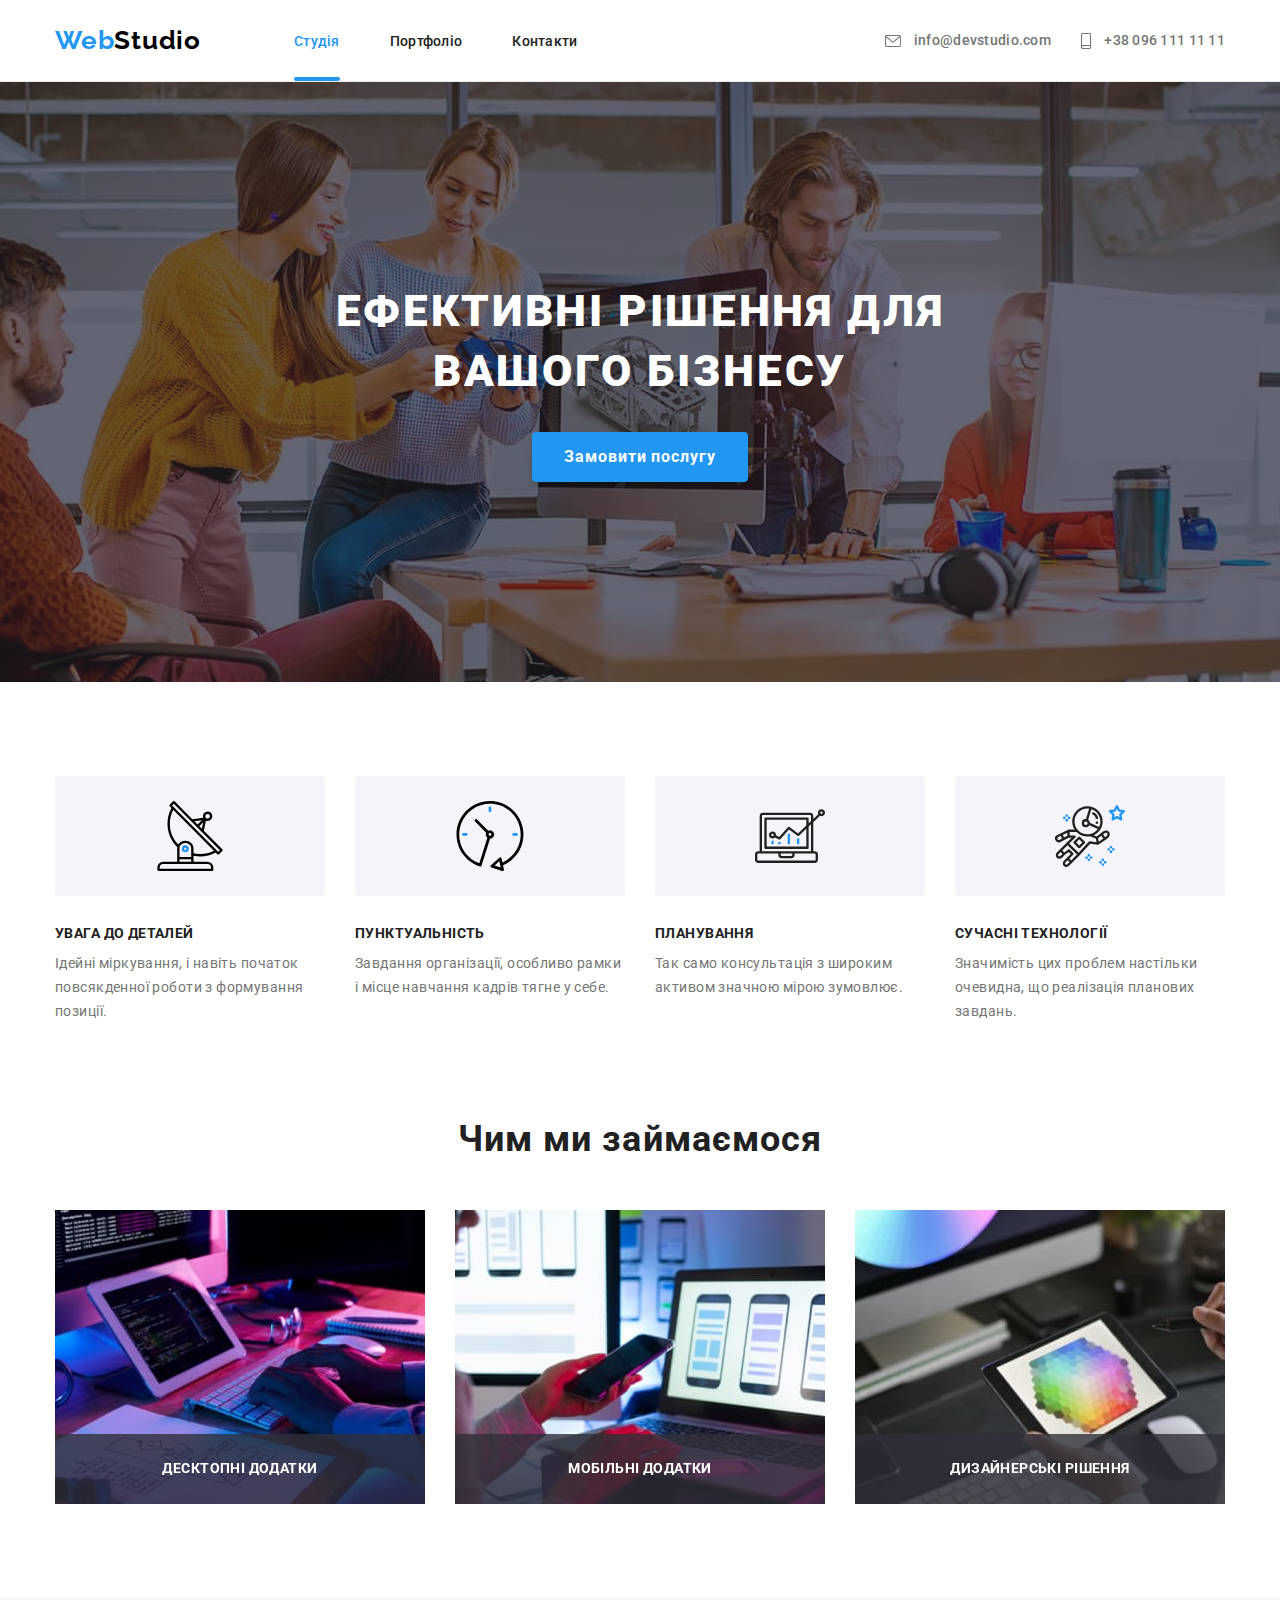
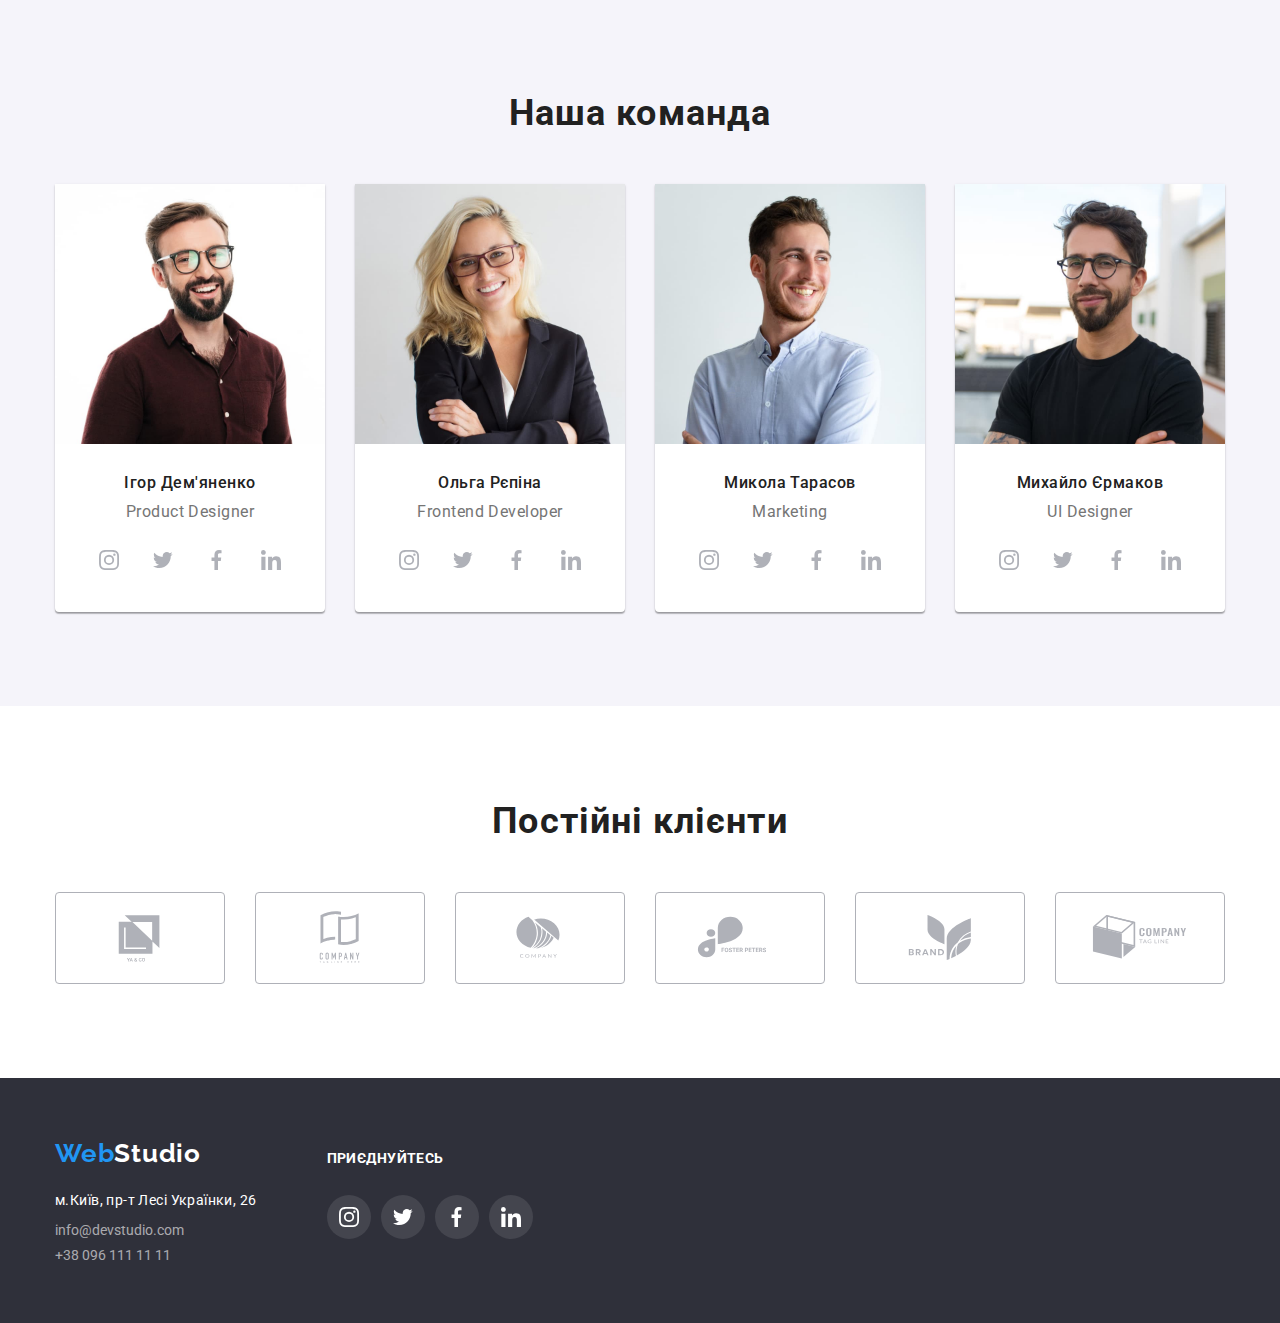
<file: index.html>
<!DOCTYPE html>
<html lang="uk">
  <head>
    <meta charset="UTF-8" />
    <meta http-equiv="X-UA-Compatible" content="IE=edge" />
    <meta name="viewport" content="width=Hello, initial-scale=1.0" />
    <title>Web Studio (Version 2.1)</title>
    <link rel="preconnect" href="https://fonts.googleapis.com" />
    <link rel="preconnect" href="https://fonts.gstatic.com" crossorigin />
    <link href="https://fonts.googleapis.com/css2?family=Raleway:wght@700&family=Roboto:wght@400;500;700;900&display=swap" rel="stylesheet" />
    <link rel="stylesheet" href="https://cdnjs.cloudflare.com/ajax/libs/modern-normalize/1.0.0/modern-normalize.min.css" />
    <link rel="stylesheet" href="./css/styles.css" />
  </head>
  <body>
    <header class="page-header">
      <nav class="container main-nav">
        <a class="logo" href="./index.html" lang="en" title="Web Studio"><span>Web</span>Studio</a>
        <ul class="site-nav list">
          <li class="item">
            <a class="link current" href="./index.html">Студія</a>
          </li>
          <li class="item">
            <a class="link" href="./portfolio.html">Портфоліо</a>
          </li>
          <li class="item"><a class="link" href="">Контакти</a></li>
        </ul>

        <ul class="contacts list">
          <li class="contacts-item">
            <a class="contacts link" href="mailto:info@devstudio.com">
              <svg class="contacts icon" width="16" height="12">
                <use href="./images/sprite.svg#icon-envelope"></use>
              </svg>
              info@devstudio.com
            </a>
          </li>
          <li class="contacts-item">
            <a class="contacts link" href="tel:+380961111111">
              <svg class="contacts icon" width="10" height="16">
                <use href="./images/sprite.svg#icon-smartphone"></use>
              </svg>
              +38 096 111 11 11
            </a>
          </li>
        </ul>
      </nav>
    </header>
    <main>
      <!-- hero section -->
      <section class="hero centered">
        <div class="container">
          <h1 class="hero-title">Ефективні рішення для вашого бізнесу</h1>
          <button class="hero-button" type="button" data-modal-open>Замовити послугу</button>
        </div>
        <div class="backdrop is-hidden" data-modal>
          <div class="modal">
            <button data-modal-close>&#215</button>
          </div>
        </div>
      </section>
      <!-- benefits section -->
      <section class="section">
        <div class="container">
          <h2 class="benefits-title visually-hidden">Головні переваги</h2>
          <ul class="benefits list">
            <li class="item icon-details">
              <div class="icons">
                <svg width="70" height="70">
                  <use href="./images/sprite.svg#icon-details"></use>
                </svg>
              </div>
              <h3 class="title">Увага до деталей</h3>
              <p class="text">Ідейні міркування, і навіть початок повсякденної роботи з формування позиції.</p>
            </li>
            <li class="item icon-punctuality">
              <div class="icons">
                <svg width="70" height="70">
                  <use class="icon" href="./images/sprite.svg#icon-punctuality"></use>
                </svg>
              </div>
              <h3 class="title">Пунктуальність</h3>
              <p class="text">Завдання організації, особливо рамки і місце навчання кадрів тягне у себе.</p>
            </li>
            <li class="item icon-planning">
              <div class="icons">
                <svg width="70" height="70">
                  <use class="icon" href="./images/sprite.svg#icon-planning"></use>
                </svg>
              </div>
              <h3 class="title">Планування</h3>
              <p class="text">Так само консультація з широким активом значною мірою зумовлює.</p>
            </li>
            <li class="item icon-technology">
              <div class="icons">
                <svg width="70" height="70">
                  <use class="icon" href="./images/sprite.svg#icon-technology"></use>
                </svg>
              </div>
              <h3 class="title">Сучасні технології</h3>
              <p class="text">Значимість цих проблем настільки очевидна, що реалізація планових завдань.</p>
            </li>
          </ul>
        </div>
      </section>
      <!-- what we do / activities section -->
      <section class="activities section">
        <div class="container centered">
          <h2 class="section-title">Чим ми займаємося</h2>
          <ul class="activities-photo list">
            <li class="activities-photo item">
              <img class="activities photo" src="./images/img1.jpg" alt="Десктопні додатки на фотографії" width="370" />
              <p class="activities-overlay text">Десктопні додатки</p>
            </li>
            <li class="activities-photo item">
              <img class="activities photo" src="./images/img2.jpg" alt="Мобільні додатки на фотографії" width="370" />
              <p class="activities-overlay text">Мобільні додатки</p>
            </li>
            <li class="activities-photo item">
              <img class="activities photo" src="./images/img3.jpg" alt="Дизайнерські рішення на фотографії" width="370" />
              <p class="activities-overlay text">Дизайнерські рішення</p>
            </li>
          </ul>
        </div>
      </section>
      <!-- our team section -->
      <section class="section team">
        <div class="container centered">
          <h2 class="section-title">Наша команда</h2>
          <ul class="team list">
            <li class="team card">
              <div class="team-thumb">
                <img class="photo" src="./images/members/member1.jpg" alt="фотографія: Ігор Дем'яненко" width="270" />
              </div>
              <div class="team-content">
                <h3 class="title">Ігор Дем'яненко</h3>
                <p class="text">Product Designer</p>
                <ul class="icons list">
                  <li class="icon item">
                    <a class="social link" href="">
                      <svg class="center" width="20" height="20">
                        <use href="./images/sprite.svg#icon-instagram"></use>
                      </svg>
                    </a>
                  </li>
                  <li class="icon item">
                    <a class="social link" href="">
                      <svg class="center" width="20" height="20" viewBox="0 0 20 20">
                        <use href="./images/sprite.svg#icon-twitter"></use>
                      </svg>
                    </a>
                  </li>
                  <li class="icon item">
                    <a class="social link" href="">
                      <svg class="center" width="20" height="20" viewBox="0 0 20 20">
                        <use href="./images/sprite.svg#icon-facebook"></use>
                      </svg>
                    </a>
                  </li>
                  <li class="icon item">
                    <a class="social link" href="">
                      <svg class="center" width="20" height="20" viewBox="0 0 20 20">
                        <use href="./images/sprite.svg#icon-linkedin"></use>
                      </svg>
                    </a>
                  </li>
                </ul>
              </div>
            </li>
            <li class="team card">
              <div class="team-thumb">
                <img class="photo" src="./images/members/member2.jpg" alt="фотографія: Ольга Рєпіна" width="270" />
              </div>
              <div class="team-content">
                <h3 class="title">Ольга Рєпіна</h3>
                <p class="text">Frontend Developer</p>
                <ul class="icons list">
                  <li class="icon item">
                    <a class="social link" href="">
                      <svg class="center" width="20" height="20">
                        <use href="./images/sprite.svg#icon-instagram"></use>
                      </svg>
                    </a>
                  </li>
                  <li class="icon item">
                    <a class="social link" href="">
                      <svg class="center" width="20" height="20" viewBox="0 0 20 20">
                        <use href="./images/sprite.svg#icon-twitter"></use>
                      </svg>
                    </a>
                  </li>
                  <li class="icon item">
                    <a class="social link" href="">
                      <svg class="center" width="20" height="20" viewBox="0 0 20 20">
                        <use href="./images/sprite.svg#icon-facebook"></use>
                      </svg>
                    </a>
                  </li>
                  <li class="icon item">
                    <a class="social link" href="">
                      <svg class="center" width="20" height="20" viewBox="0 0 20 20">
                        <use href="./images/sprite.svg#icon-linkedin"></use>
                      </svg>
                    </a>
                  </li>
                </ul>
              </div>
            </li>
            <li class="team card">
              <div class="team-thumb">
                <img class="photo" src="./images/members/member3.jpg" alt="фотографія: Микола Тарасов" width="270" />
              </div>
              <div class="team-content">
                <h3 class="title">Микола Тарасов</h3>
                <p class="text">Marketing</p>
                <ul class="icons list">
                  <li class="icon item">
                    <a class="social link" href="">
                      <svg class="center" width="20" height="20">
                        <use href="./images/sprite.svg#icon-instagram"></use>
                      </svg>
                    </a>
                  </li>
                  <li class="icon item">
                    <a class="social link" href="">
                      <svg class="center" width="20" height="20" viewBox="0 0 20 20">
                        <use href="./images/sprite.svg#icon-twitter"></use>
                      </svg>
                    </a>
                  </li>
                  <li class="icon item">
                    <a class="social link" href="">
                      <svg class="center" width="20" height="20" viewBox="0 0 20 20">
                        <use href="./images/sprite.svg#icon-facebook"></use>
                      </svg>
                    </a>
                  </li>
                  <li class="icon item">
                    <a class="social link" href="">
                      <svg class="center" width="20" height="20" viewBox="0 0 20 20">
                        <use href="./images/sprite.svg#icon-linkedin"></use>
                      </svg>
                    </a>
                  </li>
                </ul>
              </div>
            </li>
            <li class="team card">
              <div class="team-thumb">
                <img class="photo" src="./images/members/member4.jpg" alt="фотографія: Михайло Єрмаков" width="270" />
              </div>
              <div class="team-content">
                <h3 class="title">Михайло Єрмаков</h3>
                <p class="text">UI Designer</p>
                <ul class="icons list">
                  <li class="icon item">
                    <a class="social link" href="">
                      <svg class="center" width="20" height="20">
                        <use href="./images/sprite.svg#icon-instagram"></use>
                      </svg>
                    </a>
                  </li>
                  <li class="icon item">
                    <a class="social link" href="">
                      <svg class="center" width="20" height="20" viewBox="0 0 20 20">
                        <use href="./images/sprite.svg#icon-twitter"></use>
                      </svg>
                    </a>
                  </li>
                  <li class="icon item">
                    <a class="social link" href="">
                      <svg class="center" width="20" height="20" viewBox="0 0 20 20">
                        <use href="./images/sprite.svg#icon-facebook"></use>
                      </svg>
                    </a>
                  </li>
                  <li class="icon item">
                    <a class="social link" href="">
                      <svg class="center" width="20" height="20" viewBox="0 0 20 20">
                        <use href="./images/sprite.svg#icon-linkedin"></use>
                      </svg>
                    </a>
                  </li>
                </ul>
              </div>
            </li>
          </ul>
        </div>
      </section>
      <section class="section clients">
        <div class="container centered">
          <h2 class="section-title">Постійні клієнти</h2>
          <ul class="clients list">
            <li class="clients card">
              <a class="icons link" href="">
                <svg class="svg">
                  <use href="./images/sprite.svg#icon-Logo-client1"></use>
                </svg>
              </a>
            </li>
            <li class="clients card">
              <a class="icons link" href="">
                <svg class="svg">
                  <use class="icon" href="./images/sprite.svg#icon-Logo-client2"></use>
                </svg>
              </a>
            </li>
            <li class="clients card">
              <a class="icons link" href="">
                <svg class="svg">
                  <use class="icon" href="./images/sprite.svg#icon-Logo-client3"></use>
                </svg>
              </a>
            </li>
            <li class="clients card">
              <a class="icons link" href="">
                <svg class="svg">
                  <use class="icon" href="./images/sprite.svg#icon-Logo-client4"></use>
                </svg>
              </a>
            </li>
            <li class="clients card">
              <a class="icons link" href="">
                <svg class="svg">
                  <use class="icon" href="./images/sprite.svg#icon-Logo-client5"></use>
                </svg>
              </a>
            </li>
            <li class="clients card">
              <a class="icons link" href="">
                <svg class="svg">
                  <use class="icon" href="./images/sprite.svg#icon-Logo-client6"></use>
                </svg>
              </a>
            </li>
          </ul>
        </div>
      </section>
    </main>
    <footer>
      <div class="footer container">
        <div>
          <a class="logo white" href="./index.html" title="Web Studio"><span>Web</span>Studio</a>
          <address>
            <ul class="address list">
              <li>
                <a class="address link" href="https://goo.gl/maps/CPtrU1FHBa2aNyZL9" target="_blank" rel="noopener noreferrer nofollow">м.Київ, пр-т Лесі Українки, 26</a>
              </li>
              <li class="item">
                <a class="link" href="mailto:info@devstudio.com">info@devstudio.com</a>
              </li>
              <li class="item">
                <a class="link" href="tel:+380961111111">+38 096 111 11 11</a>
              </li>
            </ul>
          </address>
        </div>
        <div class="social-block">
          <h2 class="social-title">приєднуйтесь</h2>
          <ul class="icons list">
            <li class="icon item">
              <a class="social link" href="">
                <svg class="center" width="20" height="20">
                  <use href="./images/sprite.svg#icon-instagram"></use>
                </svg>
              </a>
            </li>
            <li class="icon item">
              <a class="social link" href="">
                <svg class="center" width="20" height="20" viewBox="0 0 20 20">
                  <use href="./images/sprite.svg#icon-twitter"></use>
                </svg>
              </a>
            </li>
            <li class="icon item">
              <a class="social link" href="">
                <svg class="center" width="20" height="20" viewBox="0 0 20 20">
                  <use href="./images/sprite.svg#icon-facebook"></use>
                </svg>
              </a>
            </li>
            <li class="icon item">
              <a class="social link" href="">
                <svg class="center" width="20" height="20" viewBox="0 0 20 20">
                  <use href="./images/sprite.svg#icon-linkedin"></use>
                </svg>
              </a>
            </li>
          </ul>
        </div>
      </div>
    </footer>
    <script src="./js/modal.js"></script>
  </body>
</html>
</file>
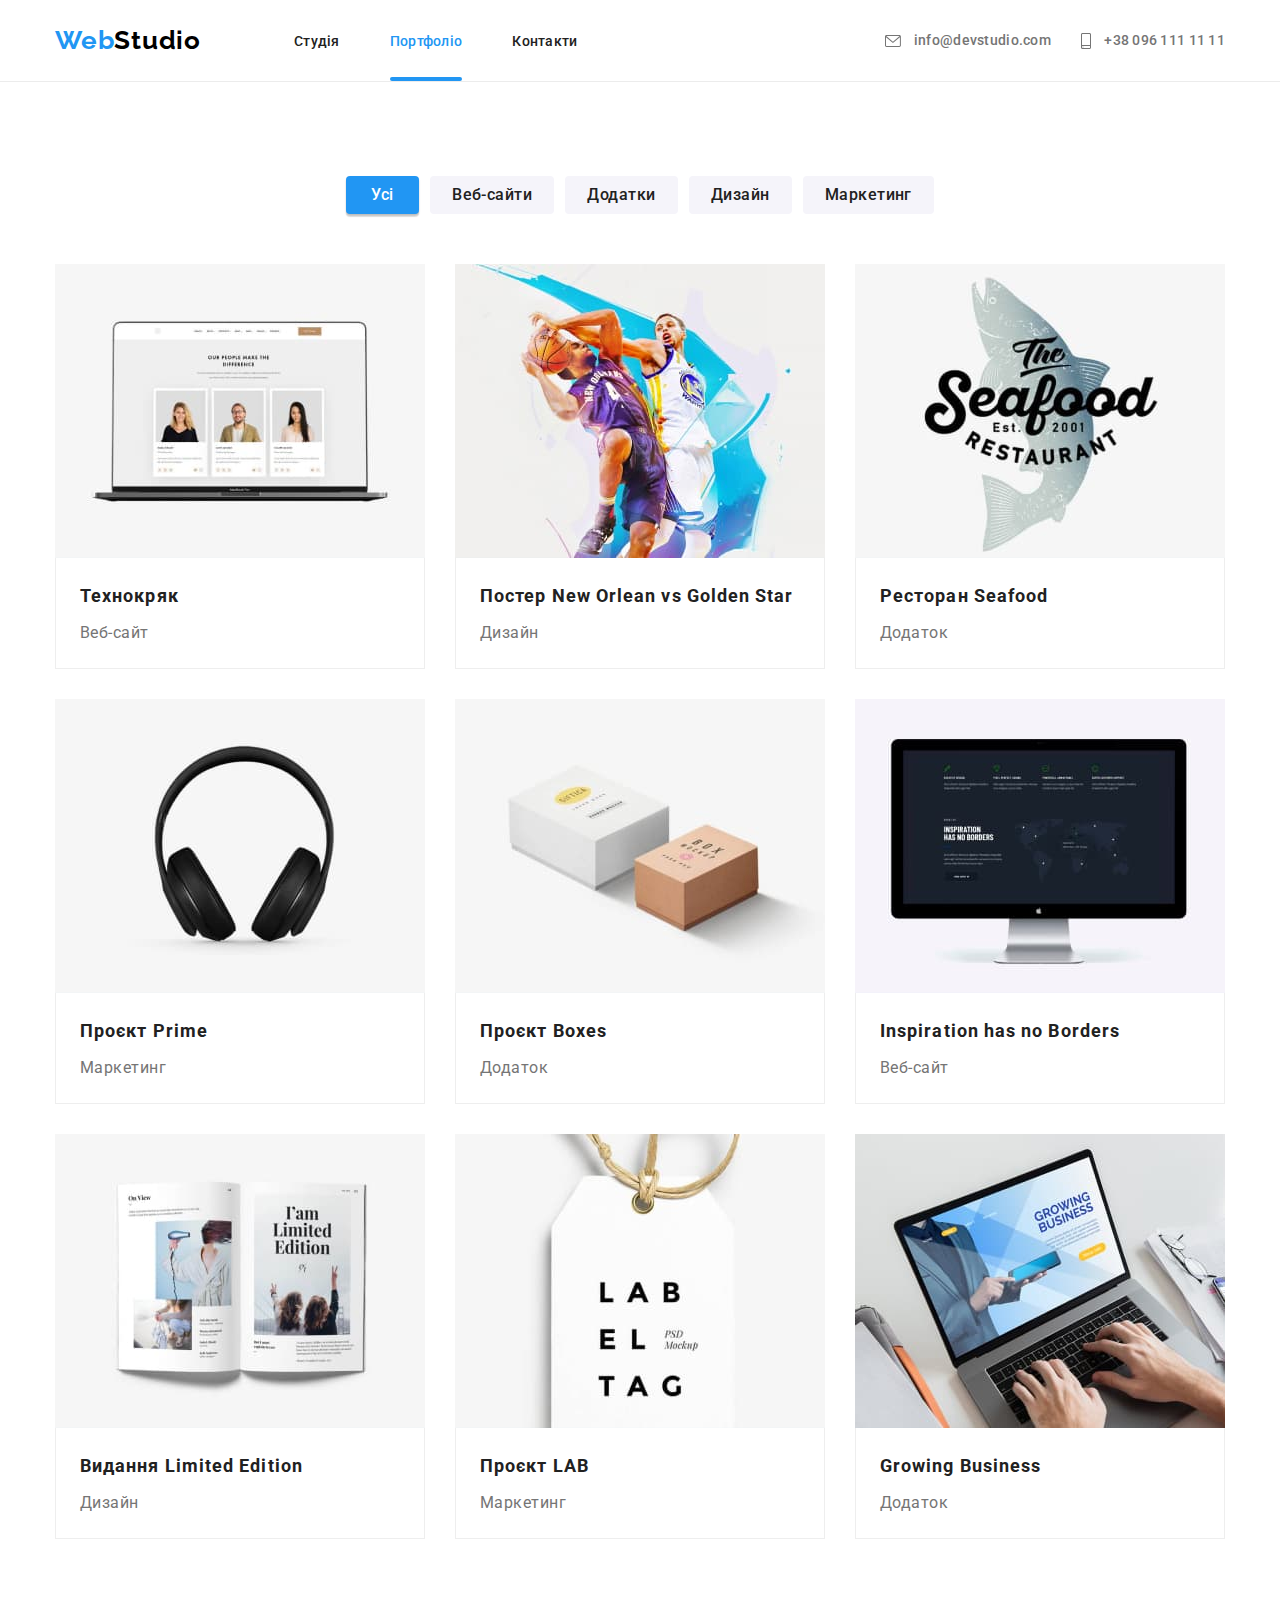
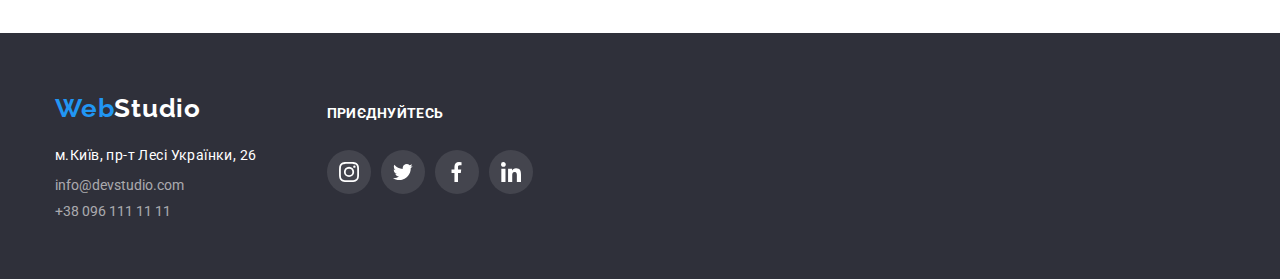
<file: portfolio.html>
<!DOCTYPE html>
<html lang="uk">
  <head>
    <meta charset="UTF-8" />
    <meta http-equiv="X-UA-Compatible" content="IE=edge" />
    <meta name="viewport" content="width=device-width, initial-scale=1.0" />
    <title>Portfolio</title>
    <link href="https://fonts.googleapis.com/css2?family=Raleway:wght@700&family=Roboto:wght@400;500;700;900&display=swap" rel="stylesheet" />
    <link rel="stylesheet" href="https://cdnjs.cloudflare.com/ajax/libs/modern-normalize/1.0.0/modern-normalize.min.css" />
    <link rel="stylesheet" href="./css/styles.css" />
  </head>
  <body>
    <header class="page-header">
      <nav class="container main-nav">
        <a class="logo" href="./index.html" lang="en" title="Web Studio"><span>Web</span>Studio</a>
        <ul class="site-nav list">
          <li class="item">
            <a class="link" href="./index.html">Студія</a>
          </li>
          <li class="item">
            <a class="link current" href="./portfolio.html">Портфоліо</a>
          </li>
          <li class="item"><a class="link" href="">Контакти</a></li>
        </ul>

        <ul class="contacts list">
          <li class="contacts-item">
            <a class="contacts link" href="mailto:info@devstudio.com">
              <svg class="contacts icon" width="16" height="12">
                <use href="./images/sprite.svg#icon-envelope"></use>
              </svg>
              info@devstudio.com
            </a>
          </li>
          <li class="contacts-item">
            <a class="contacts link" href="tel:+380961111111">
              <svg class="contacts icon" width="10" height="16">
                <use href="./images/sprite.svg#icon-smartphone"></use>
              </svg>
              +38 096 111 11 11
            </a>
          </li>
        </ul>
      </nav>
    </header>
    <main>
      <section class="section">
        <div class="container centered">
          <h1 class="portfolio visually-hidden">Портфоліо. Приклади робіт</h1>
          <ul class="list filter">
            <li class="item">
              <button class="filter current" type="button">Усі</button>
            </li>
            <li class="item">
              <button class="filter" type="button">Веб-сайти</button>
            </li>
            <li class="item">
              <button class="filter" type="button">Додатки</button>
            </li>
            <li class="item">
              <button class="filter" type="button">Дизайн</button>
            </li>
            <li class="item">
              <button class="filter" type="button">Маркетинг</button>
            </li>
          </ul>
          <ul class="portfolio list">
            <li class="item">
              <a href="" class="link">
                <div class="card-thumb">
                  <img class="photo" src="./images/portfolio/portfolio-1.jpg" alt="Вебсайт клієнта на екрані ноутбука" width="370" />
                  <div class="card-thumb overlay">
                    <div class="card-thumb text">
                      <p>Ресурс пропонує комплексні пропозиції з різним рівнем функціоналу та сервісів. Все це дозволить відвідувачу отримати вичерпні відомості про компанію чи приватну особу.</p>
                    </div>
                  </div>
                </div>
                <div class="card-content">
                  <h2 class="portfolio-title">Технокряк</h2>
                  <p class="text">Веб-сайт</p>
                </div>
              </a>
            </li>

            <li class="item">
              <a href="" class="link">
                <div class="card-thumb">
                  <img class="photo" src="./images/portfolio/portfolio-2.jpg" alt="Два баскетболіста боряться за мяч" width="370" />
                  <div class="card-thumb overlay">
                    <div class="card-thumb text">
                      <p>Ресурс пропонує комплексні пропозиції з різним рівнем функціоналу та сервісів. Все це дозволить відвідувачу отримати вичерпні відомості про компанію чи приватну особу.</p>
                    </div>
                  </div>
                </div>
                <div class="card-content">
                  <h2 class="portfolio-title">Постер New Orlean vs Golden Star</h2>
                  <p class="text">Дизайн</p>
                </div>
              </a>
            </li>

            <li class="item">
              <a href="" class="link">
                <div class="card-thumb">
                  <img class="photo" src="./images/portfolio/portfolio-3.jpg" alt="Логотип ресторану на фоні риби" width="370" />
                  <div class="card-thumb overlay">
                    <div class="card-thumb text">
                      <p>Ресурс пропонує комплексні пропозиції з різним рівнем функціоналу та сервісів. Все це дозволить відвідувачу отримати вичерпні відомості про компанію чи приватну особу.</p>
                    </div>
                  </div>
                </div>
                <div class="card-content">
                  <h2 class="portfolio-title">Ресторан Seafood</h2>
                  <p class="text">Додаток</p>
                </div>
              </a>
            </li>

            <li class="item">
              <a href="" class="link">
                <div class="card-thumb">
                  <img class="photo" src="./images/portfolio/portfolio-4.jpg" alt="Чорні навушники на білому фоні" width="370" />
                  <div class="card-thumb overlay">
                    <div class="card-thumb text">
                      <p>Ресурс пропонує комплексні пропозиції з різним рівнем функціоналу та сервісів. Все це дозволить відвідувачу отримати вичерпні відомості про компанію чи приватну особу.</p>
                    </div>
                  </div>
                </div>
                <div class="card-content">
                  <h2 class="portfolio-title">Проєкт Prime</h2>
                  <p class="text">Маркетинг</p>
                </div>
              </a>
            </li>

            <li class="item">
              <a href="" class="link">
                <div class="card-thumb">
                  <img class="photo" src="./images/portfolio/portfolio-5.jpg" alt="Дві коробки на білому фоні" width="370" />
                  <div class="card-thumb overlay">
                    <div class="card-thumb text">
                      <p>Ресурс пропонує комплексні пропозиції з різним рівнем функціоналу та сервісів. Все це дозволить відвідувачу отримати вичерпні відомості про компанію чи приватну особу.</p>
                    </div>
                  </div>
                </div>
                <div class="card-content">
                  <h2 class="portfolio-title">Проєкт Boxes</h2>
                  <p class="text">Додаток</p>
                </div>
              </a>
            </li>

            <li class="item">
              <a href="" class="link">
                <div class="card-thumb">
                  <img class="photo" src="./images/portfolio/portfolio-6.jpg" alt="Вебсайт клієнта на екрані монітора" width="370" />
                  <div class="card-thumb overlay">
                    <div class="card-thumb text">
                      <p>Ресурс пропонує комплексні пропозиції з різним рівнем функціоналу та сервісів. Все це дозволить відвідувачу отримати вичерпні відомості про компанію чи приватну особу.</p>
                    </div>
                  </div>
                </div>
                <div class="card-content">
                  <h2 class="portfolio-title">Inspiration has no Borders</h2>
                  <p class="text">Веб-сайт</p>
                </div>
              </a>
            </li>

            <li class="item">
              <a href="" class="link">
                <div class="card-thumb">
                  <img class="photo" src="./images/portfolio/portfolio-7.jpg" alt="Розворот журналу на білому фоні" width="370" />
                  <div class="card-thumb overlay">
                    <div class="card-thumb text">
                      <p>Ресурс пропонує комплексні пропозиції з різним рівнем функціоналу та сервісів. Все це дозволить відвідувачу отримати вичерпні відомості про компанію чи приватну особу.</p>
                    </div>
                  </div>
                </div>
                <div class="card-content">
                  <h2 class="portfolio-title">Видання Limited Edition</h2>
                  <p class="text">Дизайн</p>
                </div>
              </a>
            </li>

            <li class="item">
              <a href="" class="link">
                <div class="card-thumb">
                  <img class="photo" src="./images/portfolio/portfolio-8.jpg" alt="Біла бірка товару з назвою проєкта" width="370" />
                  <div class="card-thumb overlay">
                    <div class="card-thumb text">
                      <p>Ресурс пропонує комплексні пропозиції з різним рівнем функціоналу та сервісів. Все це дозволить відвідувачу отримати вичерпні відомості про компанію чи приватну особу.</p>
                    </div>
                  </div>
                </div>
                <div class="card-content">
                  <h2 class="portfolio-title">Проєкт LAB</h2>
                  <p class="text">Маркетинг</p>
                </div>
              </a>
            </li>

            <li class="item">
              <a href="" class="link">
                <div class="card-thumb">
                  <img class="photo" src="./images/portfolio/portfolio-9.jpg" alt="Дві руки людини на клавіатурі працюючого ноутбука" width="370" />
                  <div class="card-thumb overlay">
                    <div class="card-thumb text">
                      <p>Ресурс пропонує комплексні пропозиції з різним рівнем функціоналу та сервісів. Все це дозволить відвідувачу отримати вичерпні відомості про компанію чи приватну особу.</p>
                    </div>
                  </div>
                </div>
                <div class="card-content">
                  <h2 class="portfolio-title">Growing Business</h2>
                  <p class="text">Додаток</p>
                </div>
              </a>
            </li>
          </ul>
        </div>
      </section>
    </main>
    <footer>
      <div class="footer container">
        <div>
          <a class="logo white" href="./index.html" title="Web Studio"><span>Web</span>Studio</a>
          <address>
            <ul class="address list">
              <li>
                <a class="address link" href="https://goo.gl/maps/CPtrU1FHBa2aNyZL9" target="_blank" rel="noopener noreferrer nofollow">м.Київ, пр-т Лесі Українки, 26</a>
              </li>
              <li class="item">
                <a class="link" href="mailto:info@devstudio.com">info@devstudio.com</a>
              </li>
              <li class="item">
                <a class="link" href="tel:+380961111111">+38 096 111 11 11</a>
              </li>
            </ul>
          </address>
        </div>
        <div class="social-block">
          <h2 class="social-title">приєднуйтесь</h2>
          <ul class="icons list">
            <li class="icon item">
              <a class="social link" href="">
                <svg class="center" width="20" height="20">
                  <use href="./images/sprite.svg#icon-instagram"></use>
                </svg>
              </a>
            </li>
            <li class="icon item">
              <a class="social link" href="">
                <svg class="center" width="20" height="20" viewBox="0 0 20 20">
                  <use href="./images/sprite.svg#icon-twitter"></use>
                </svg>
              </a>
            </li>
            <li class="icon item">
              <a class="social link" href="">
                <svg class="center" width="20" height="20" viewBox="0 0 20 20">
                  <use href="./images/sprite.svg#icon-facebook"></use>
                </svg>
              </a>
            </li>
            <li class="icon item">
              <a class="social link" href="">
                <svg class="center" width="20" height="20" viewBox="0 0 20 20">
                  <use href="./images/sprite.svg#icon-linkedin"></use>
                </svg>
              </a>
            </li>
          </ul>
        </div>
      </div>
    </footer>
  </body>
</html>
</file>
<file: css/styles.css>
/* text colors #757575, headings #212121 */
/* accents #2196F3, #FFFFFF, #188CE8 */
/* backgrounds #FFFFFF, #F5F4FA, #2F303A, #C4C4C4;
icons #AFB1B8;
 */
:root {
  --primary-text-color: #757575;
  --title-text-color: #212121;
  --accent-color: #2196f3;
  --second-accent-color: #ffffff;
  --third-accent-color: #188ce8;
  --background-color: #ffffff;
  --second-background-color: #f5f4fa;
  --third-background-color: #2f303a;
  --background-hero-color: #c4c4c4;
  --icons-color: #afb1b8;
}
body {
  font-family: 'Roboto', sans-serif;
  font-size: 14px;
  background-color: var(--background-color);
  color: var(--primary-text-color);
}
/* Main page CSS styles */
.list {
  padding: 0;
  margin: 0;
  list-style-type: none;
}
.container {
  width: 1200px;
  padding: 0px 15px;
  margin: 0 auto;
}
.centered {
  text-align: center;
}
.section {
  padding-top: 94px;
  padding-bottom: 94px;
}
.section-title {
  margin-top: 0;
  margin-bottom: 50px;
  font-weight: 700;
  font-size: 36px;
  line-height: 1.17;
  letter-spacing: 0.03em;
  color: var(--title-text-color);
}
.visually-hidden {
  position: absolute;
  width: 1px;
  height: 1px;
  margin: -1px;
  border: 0;
  padding: 0;
  white-space: nowrap;
  clip-path: inset(100%);
  clip: rect(0 0 0 0);
  overflow: hidden;
}
p,
h1,
h2,
h3,
h4,
h5,
h6 {
  margin: 0;
}
ul,
ol {
  margin: 0;
  padding-left: 0;
}
button {
  cursor: pointer;
}
address {
  font-style: normal;
}
img {
  display: block;
  max-width: 100%;
  height: auto;
}
/* -----------Page header----------------- */
.page-header {
  border-bottom: 1px solid #ececec;
}
.main-nav {
  display: flex;
  align-items: center;
}
/* --------Logo---------- */
.logo {
  font-family: 'Raleway', sans-serif;
  font-weight: 700;
  font-size: 26px;
  line-height: calc(31 / 26);
  letter-spacing: 0.03em;
  text-decoration: none;
  color: #000000;
}
.logo span {
  color: var(--accent-color);
}
.logo.white {
  color: var(--second-accent-color);
}
/* -------Site navigation------ */
.site-nav {
  display: flex;
  margin-left: 93px;
}
.site-nav .item:not(:last-child) {
  margin-right: 50px;
}
.site-nav .link {
  transition: color 250ms cubic-bezier(0.4, 0, 0.2, 1);
  position: relative;
  display: block;
  padding-top: 32px;
  padding-bottom: 32px;
  font-weight: 500;
  line-height: calc(16 / 14);
  letter-spacing: 0.02em;
  text-decoration: none;
  color: var(--title-text-color);
}
.site-nav .link::after {
  content: '';
  position: absolute;
  /* left: 0; */
  bottom: 0;
  border-radius: 2px;
  display: block;
  width: 100%;
  height: 4px;
  background-color: var(--accent-color);
  opacity: 0;
}
.site-nav .link.current::after {
  opacity: 1;
}
.contacts-item {
  padding-top: 32px;
  padding-bottom: 32px;
}
/* ------contacts list------ */
.contacts.list {
  display: flex;
  margin-left: auto;
}
.contacts-item + .contacts-item {
  margin-left: 30px;
}
.contacts.link {
  transition: color 250ms cubic-bezier(0.4, 0, 0.2, 1), fill 250ms cubic-bezier(0.4, 0, 0.2, 1);
  padding-top: 32px;
  padding-bottom: 32px;
  font-weight: 500;
  line-height: 1.14;
  letter-spacing: 0.02em;
  text-decoration: none;
  color: var(--primary-text-color);
  fill: var(--primary-text-color);
}
.contacts.icon {
  margin-right: 10px;
  vertical-align: middle;
}
.site-nav .link.current {
  color: var(--accent-color);
}
.site-nav .link:hover,
.site-nav .link:focus,
.contacts.link:hover,
.contacts.link:focus {
  color: var(--accent-color);
  fill: var(--accent-color);
}
/* Main */
/* ---------------------hero------------------------ */
.hero {
  max-width: 1600px;
  height: 600px;
  margin: 0 auto;
  background-color: var(--background-hero-color);
  background-image: linear-gradient(rgba(47, 48, 58, 0.4), #2f303a66), url(../images/bg-hero.jpg);
  background-repeat: no-repeat;
  background-size: cover;
  background-position: center;
}
.hero .container {
  max-width: 696px;
  text-align: center;
  padding: 200px 0;
}
.hero-title {
  margin-top: 0;
  margin-bottom: 30px;
  font-weight: 900;
  font-size: 44px;
  line-height: 1.36;
  letter-spacing: 0.06em;
  text-transform: uppercase;
  color: var(--second-accent-color);
}
.hero-button {
  transition: background-color 250ms cubic-bezier(0.4, 0, 0.2, 1);
  display: inline-block;
  min-width: 216px;
  min-height: 50px;
  border: none;
  border-radius: 4px;
  padding: 10px 32px;
  font-family: inherit;
  font-weight: 700;
  font-size: 16px;
  line-height: 1.88;
  letter-spacing: 0.06em;
  cursor: pointer;
  background-color: var(--accent-color);
  color: var(--second-accent-color);
  box-shadow: 0px 4px 4px rgba(0, 0, 0, 0.15);
}
.hero-button:hover {
  background-color: var(--third-accent-color);
}
/* ------BACKDROP------- */
.backdrop {
  position: fixed;
  top: 0;
  left: 0;
  transition: opacity 250ms cubic-bezier(0.4, 0, 0.2, 1);
  width: 100%;
  height: 100%;
  background-color: rgba(0, 0, 0, 0.2);
}
.backdrop.is-hidden {
  opacity: 0;
  pointer-events: none;
}
.modal {
  position: absolute;
  top: 50%;
  left: 50%;
  transform: translate(-50%, -50%);
  min-width: 528px;
  min-height: 581px;
  border-radius: 4px;
  background-color: var(--background-color);
  box-shadow: 0px 1px 3px rgba(0, 0, 0, 0.12), 0px 1px 1px rgba(0, 0, 0, 0.14), 0px 2px 1px rgba(0, 0, 0, 0.2);
}
.modal button {
  position: absolute;
  top: 8px;
  right: 8px;
  color: #000000;
  border: 1px solid rgba(0, 0, 0, 0.1);
  border-radius: 50%;
  background-color: var(--background-color);
}
/* ---------------Benefits------------- */
.benefits.list {
  display: flex;
  justify-content: space-between;
}
.benefits .item {
  width: calc((100% - 90px) / 4);
  display: flex;
  flex-direction: column;
}
.benefits .item + .item {
  margin-left: 30px;
}
.benefits .icons {
  display: flex;
  justify-content: center;
  width: 100%;
  padding-top: 25px;
  padding-bottom: 25px;
  border-radius: 4px;
  background-color: var(--second-background-color);
}
.benefits .title {
  margin-top: 30px;
  margin-bottom: 10px;
  font-weight: 700;
  font-size: 14px;
  line-height: 1.14;
  letter-spacing: 0.03em;
  text-transform: uppercase;
  color: var(--title-text-color);
}
.benefits .text {
  margin: 0;
  line-height: 1.71;
  letter-spacing: 0.03em;
}
/* -----What we do / activities section----- */
.activities.section {
  padding-top: 0;
}
.activities-photo {
  display: flex;
}
.activities-photo.item + .activities-photo.item {
  margin-left: 30px;
}
.activities-photo.item {
  position: relative;
}
.activities-overlay.text {
  position: absolute;
  width: 100%;
  bottom: 0;
  padding: 27px 0;
  font-weight: 700;
  font-size: 14px;
  line-height: 1.14;
  letter-spacing: 0.03em;
  text-transform: uppercase;
  color: var(--second-accent-color);
  background-color: rgba(47, 48, 58, 0.8);
}
/* scale extra effect for activities illustration */
.activities-photo.item {
  transition: transform 250ms cubic-bezier(0.4, 0, 0.2, 1);
}
.activities-photo.item:hover {
  transform: scale(1.15);
}
/* ----------------Our team--------------------- */
.team .list {
  display: flex;
}
.team .card + .card {
  margin-left: 30px;
}
.team .title {
  margin: 0 auto 10px;
  font-weight: 500;
  font-size: 16px;
  letter-spacing: 0.03em;
  color: var(--title-text-color);
}
.team .text {
  margin: 0 auto;
  font-size: 16px;
  letter-spacing: 0.03em;
}
.icons.list {
  margin-top: 16px;
  padding-left: 27px;
  padding-right: 27px;
  justify-content: space-between;
}
.social {
  transition: background-color 250ms cubic-bezier(0.4, 0, 0.2, 1), fill 250ms cubic-bezier(0.4, 0, 0.2, 1);
  display: block;
  width: 44px;
  height: 44px;
  border-radius: 50%;
  fill: var(--icons-color);
}
.social .center {
  margin: 12px;
}
.social.link:hover,
.social.link:focus {
  background-color: var(--accent-color);
  fill: var(--second-accent-color);
}
.team-content {
  text-align: center;
  line-height: 1.17;
  padding: 30px 5px;
}
.team {
  background-color: var(--second-background-color);
}
.team.card {
  border-radius: 0px 0px 4px 4px;
  box-shadow: 0px 1px 3px rgba(0, 0, 0, 0.12), 0px 1px 1px rgba(0, 0, 0, 0.14), 0px 2px 1px rgba(0, 0, 0, 0.2);
  background-color: var(--background-color);
}
/* scale extra effect for team member */
.team.card {
  transition: transform 250ms cubic-bezier(0.4, 0, 0.2, 1);
}
.team.card:hover {
  transform: scale(1.2);
}
/* ---CLIENTS--- */
.clients.list {
  display: flex;
}
.clients .card + .card {
  margin-left: 30px;
}
.icons.link {
  transition: border 250ms cubic-bezier(0.4, 0, 0.2, 1), fill 250ms cubic-bezier(0.4, 0, 0.2, 1);
  display: flex;
  justify-content: center;
  align-items: center;
  width: 170px;
  height: 92px;
  border: 1px solid var(--icons-color);
  border-radius: 4px;
  fill: var(--icons-color);
}
.clients svg {
  width: 106px;
  height: 60px;
}
.icons.link:hover,
.icons.link:focus {
  border: 1px solid var(--accent-color);
  fill: var(--accent-color);
}
/* -----Footer----- */
footer {
  padding-top: 60px;
  padding-bottom: 60px;
  background-color: var(--third-background-color);
}
.footer.container {
  display: flex;
}
.footer .item {
  margin-top: 9px;
}
.footer .address {
  margin-top: 20px;
}
.footer .address.link {
  text-decoration: none;
  font-style: normal;
  line-height: 1.71;
  letter-spacing: 0.03em;
  color: var(--second-accent-color);
}
.address .link {
  transition: color 250ms cubic-bezier(0.4, 0, 0.2, 1);
  text-decoration: none;
  font-style: normal;
  color: rgba(255, 255, 255, 0.6);
}
.address .link:hover,
.address .link:focus {
  color: var(--accent-color);
}

footer .social-title {
  font-weight: 700;
  font-size: 14px;
  line-height: 16px;
  letter-spacing: 0.03em;
  margin: 12px 0 20px 0;
  text-transform: uppercase;
  color: var(--second-accent-color);
}
footer .icons.list {
  min-width: 206px;
  display: flex;
  padding: 0;
  justify-content: space-between;
}
footer .social.link {
  transition: background 250ms cubic-bezier(0.4, 0, 0.2, 1);
  border-radius: 50%;
  background: rgba(255, 255, 255, 0.1);
  fill: var(--second-accent-color);
}
footer .social.link:hover {
  background: var(--accent-color);
}
.social-block {
  margin-left: 70px;
}
/*------------------Portfolio page-------------- */
/* -----------Filter buttons---------- */
.list.filter .item {
  display: inline-block;
}
.list.filter {
  margin-bottom: 50px;
}
.list.filter .item + .item {
  margin-left: 8px;
}
.list .filter {
  transition: background-color 250ms cubic-bezier(0.4, 0, 0.2, 1), color 250ms cubic-bezier(0.4, 0, 0.2, 1), box-shadow 250ms cubic-bezier(0.4, 0, 0.2, 1);
  min-width: 73px;
  min-height: 38px;
  padding: 6px 22px;
  font-family: inherit;
  font-size: 16px;
  font-weight: 500;
  line-height: 1.62;
  text-align: center;
  letter-spacing: 0.03em;
  border: none;
  border-radius: 4px;
  cursor: pointer;
  background-color: var(--second-background-color);
  color: var(--title-text-color);
}
.filter.current,
.list .filter:hover,
.list .filter:focus {
  background-color: var(--accent-color);
  color: var(--second-accent-color);
  box-shadow: 0px 3px 1px rgba(0, 0, 0, 0.1), 0px 1px 2px rgba(0, 0, 0, 0.08), 0px 2px 2px rgba(0, 0, 0, 0.12);
}
/* -----------Portfolio cards------------ */
.portfolio-title {
  margin: 0 auto;
  margin-bottom: 4px;
  text-align: left;
  font-size: 18px;
  line-height: 2;
  letter-spacing: 0.06em;
  color: var(--title-text-color);
}
.portfolio .text {
  margin: 0 auto;
  text-align: left;
  font-size: 16px;
  line-height: 1.88;
  letter-spacing: 0.03em;
  color: var(--primary-text-color);
}
.portfolio .link {
  text-decoration: none;
}
.portfolio.list {
  display: flex;
  flex-wrap: wrap;
}
.portfolio > .item {
  transition: box-shadow 250ms cubic-bezier(0.4, 0, 0.2, 1);
  flex-basis: calc((100% - 60px) / 3);
  margin-right: 30px;
  margin-bottom: 30px;
}
.portfolio .item:nth-child(3n) {
  margin-right: 0;
}
.portfolio .item:nth-last-child(-n + 3) {
  margin-bottom: 0;
}
.card-content {
  padding: 20px 24px;
  border: 1px solid #eeeeee;
  border-top: none;
}
.portfolio .item:hover {
  box-shadow: 0px 1px 1px rgba(0, 0, 0, 0.12), 0px 4px 4px rgba(0, 0, 0, 0.06), 1px 4px 6px rgba(0, 0, 0, 0.16);
}
.card-thumb {
  position: relative;
  overflow: hidden;
}
.card-thumb .text {
  position: absolute;
  padding: 63px 24px;
  height: 100%;
  top: 0;
  left: 0;
  color: var(--second-accent-color);
  font-size: 18px;
  line-height: 1.55;
  letter-spacing: 0.03em;
  opacity: 1;
}
.card-thumb .overlay {
  position: absolute;
  top: 0;
  left: 0;
  width: 100%;
  height: 100%;
  background-color: rgba(33, 150, 243, 0.9);
  opacity: 1;
  transform: translateY(100%);
  transition: transform 250ms cubic-bezier(0.4, 0, 0.2, 1);
}
.portfolio .item:hover .card-thumb .overlay {
  transform: translateY(0);
}
</file>
